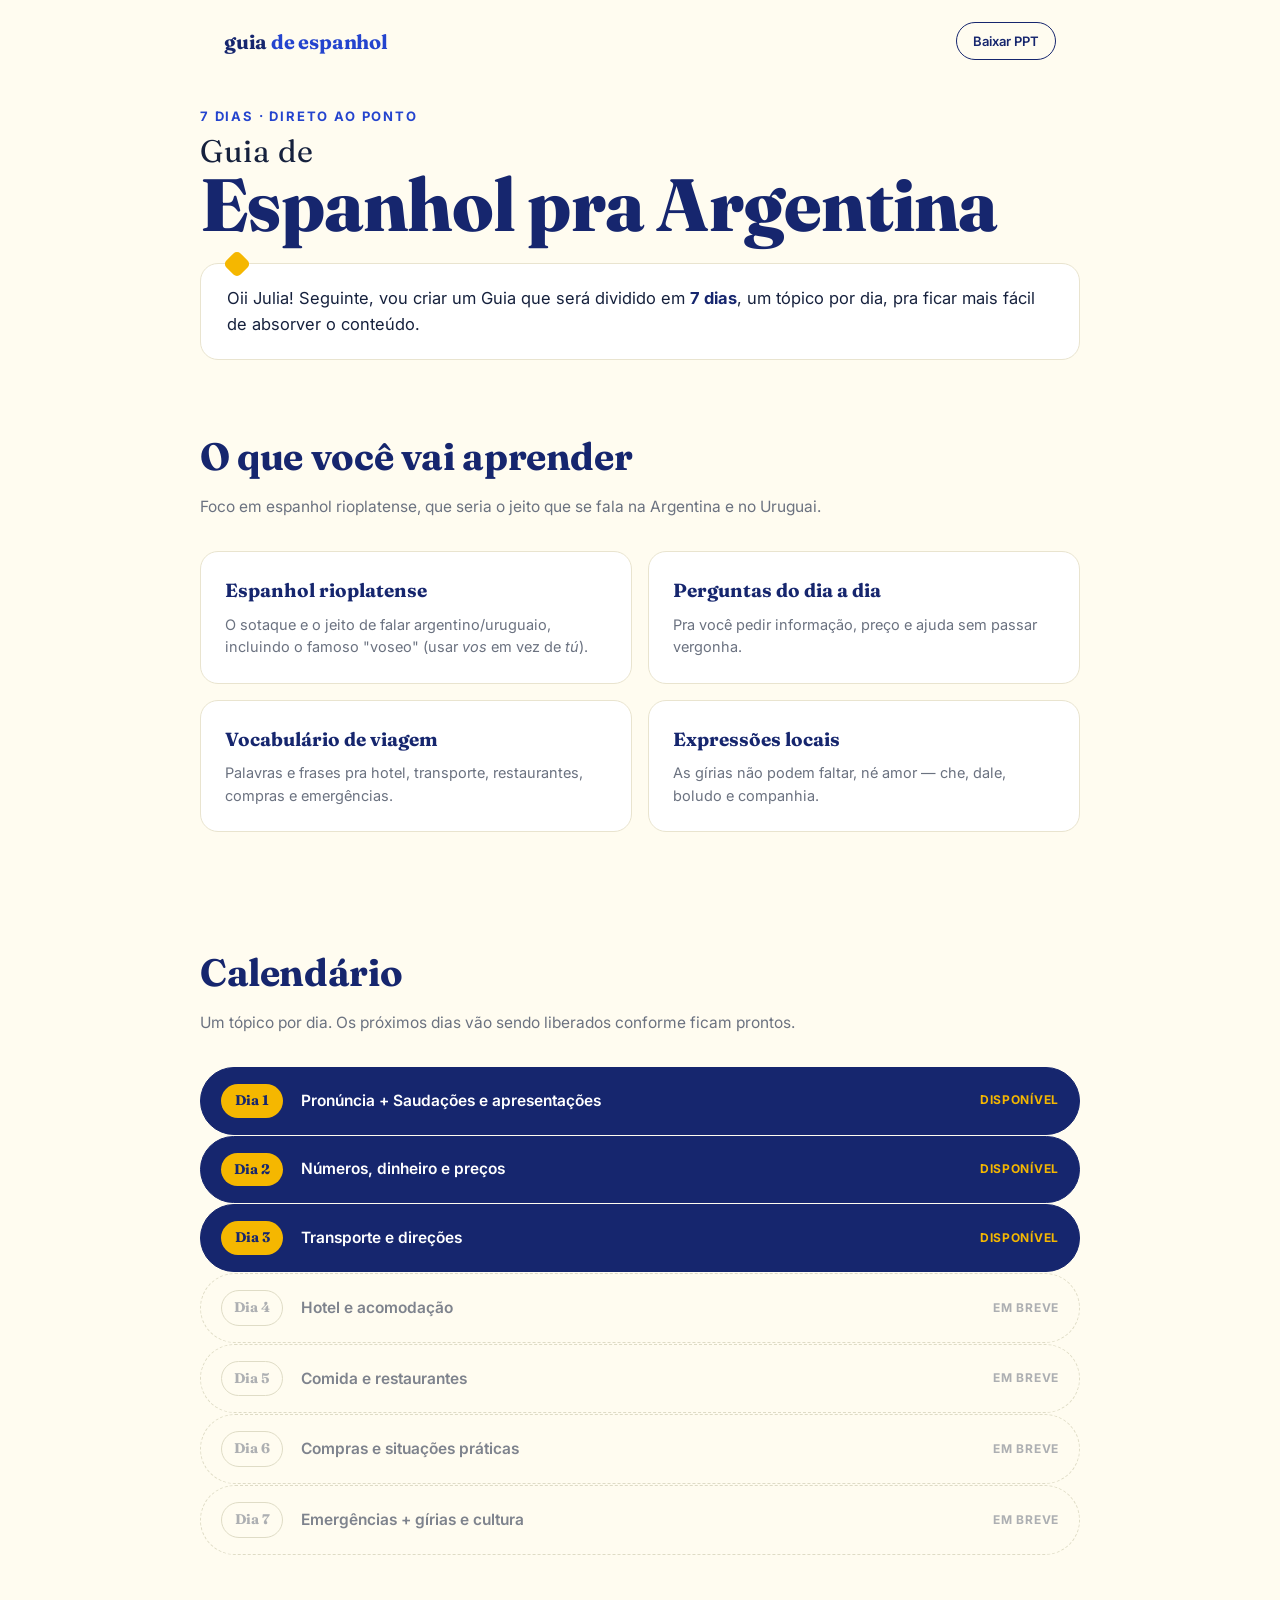
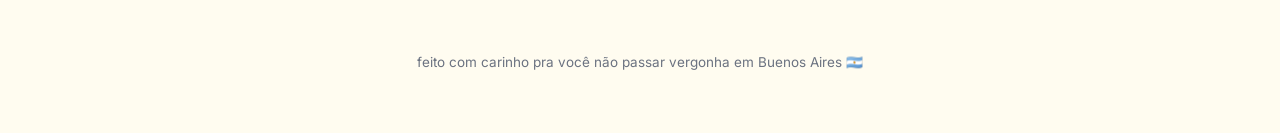
<file: index.html>
<!DOCTYPE html>
<html lang="pt-BR">
<head>
<meta charset="UTF-8">
<meta name="viewport" content="width=device-width, initial-scale=1.0">
<title>Guia de Espanhol — pra Julia não passar vergonha na Argentina</title>
<link rel="preconnect" href="https://fonts.googleapis.com">
<link rel="preconnect" href="https://fonts.gstatic.com" crossorigin>
<link href="https://fonts.googleapis.com/css2?family=Fraunces:ital,wght@0,400;0,700;0,800;1,600&family=Inter:wght@400;500;600;700&display=swap" rel="stylesheet">
<link rel="stylesheet" href="styles.css">
</head>
<body>

<nav class="nav">
  <a href="index.html" class="nav-logo">guia <span>de espanhol</span></a>
  <a href="assets/parte 1.pdf" class="nav-cta" download>Baixar PPT</a>
</nav>

<header class="wrap hero">
  <p class="eyebrow">7 dias · direto ao ponto</p>
  <h1><span class="thin">Guia de</span>Espanhol pra Argentina</h1>
  <div class="hero-note">
    Oii Julia! Seguinte, vou criar um Guia que será dividido em <b>7 dias</b>, um tópico por dia,
    pra ficar mais fácil de absorver o conteúdo.
  </div>
</header>

<section class="wrap section">
  <h2 class="section-title">O que você vai aprender</h2>
  <p class="section-sub">Foco em espanhol rioplatense, que seria o jeito que se fala na Argentina e no Uruguai.</p>
  <div class="learn-grid">
    <div class="learn-card">
      <h3>Espanhol rioplatense</h3>
      <p>O sotaque e o jeito de falar argentino/uruguaio, incluindo o famoso "voseo" (usar <em>vos</em> em vez de <em>tú</em>).</p>
    </div>
    <div class="learn-card">
      <h3>Perguntas do dia a dia</h3>
      <p>Pra você pedir informação, preço e ajuda sem passar vergonha.</p>
    </div>
    <div class="learn-card">
      <h3>Vocabulário de viagem</h3>
      <p>Palavras e frases pra hotel, transporte, restaurantes, compras e emergências.</p>
    </div>
    <div class="learn-card">
      <h3>Expressões locais</h3>
      <p>As gírias não podem faltar, né amor — che, dale, boludo e companhia.</p>
    </div>
  </div>
</section>

<section class="wrap section">
  <h2 class="section-title">Calendário</h2>
  <p class="section-sub">Um tópico por dia. Os próximos dias vão sendo liberados conforme ficam prontos.</p>
    <a class="cal-row active" href="dia-1.html">
      <span class="cal-day">Dia 1</span>
      <span class="cal-topic">Pronúncia + Saudações e apresentações</span>
      <span class="cal-tag">Disponível</span>
    </a>
    <a class="cal-row active" href="dia-2.html">
      <span class="cal-day">Dia 2</span>
      <span class="cal-topic">Números, dinheiro e preços</span>
      <span class="cal-tag">Disponível</span>
    </a>
     <a class="cal-row active" href="dia-3.html">
      <span class="cal-day">Dia 3</span>
      <span class="cal-topic">Transporte e direções</span>
      <span class="cal-tag">Disponível</span>
    </a>
    <div class="cal-row locked">
      <span class="cal-day">Dia 4</span>
      <span class="cal-topic">Hotel e acomodação</span>
      <span class="cal-tag">Em breve</span>
    </div>
    <div class="cal-row locked">
      <span class="cal-day">Dia 5</span>
      <span class="cal-topic">Comida e restaurantes</span>
      <span class="cal-tag">Em breve</span>
    </div>
    <div class="cal-row locked">
      <span class="cal-day">Dia 6</span>
      <span class="cal-topic">Compras e situações práticas</span>
      <span class="cal-tag">Em breve</span>
    </div>
    <div class="cal-row locked">
      <span class="cal-day">Dia 7</span>
      <span class="cal-topic">Emergências + gírias e cultura</span>
      <span class="cal-tag">Em breve</span>
    </div>
  </div>
</section>


<footer class="footer wrap">
  feito com carinho pra você não passar vergonha em Buenos Aires 🇦🇷
</footer>

</body>
</html>
</file>
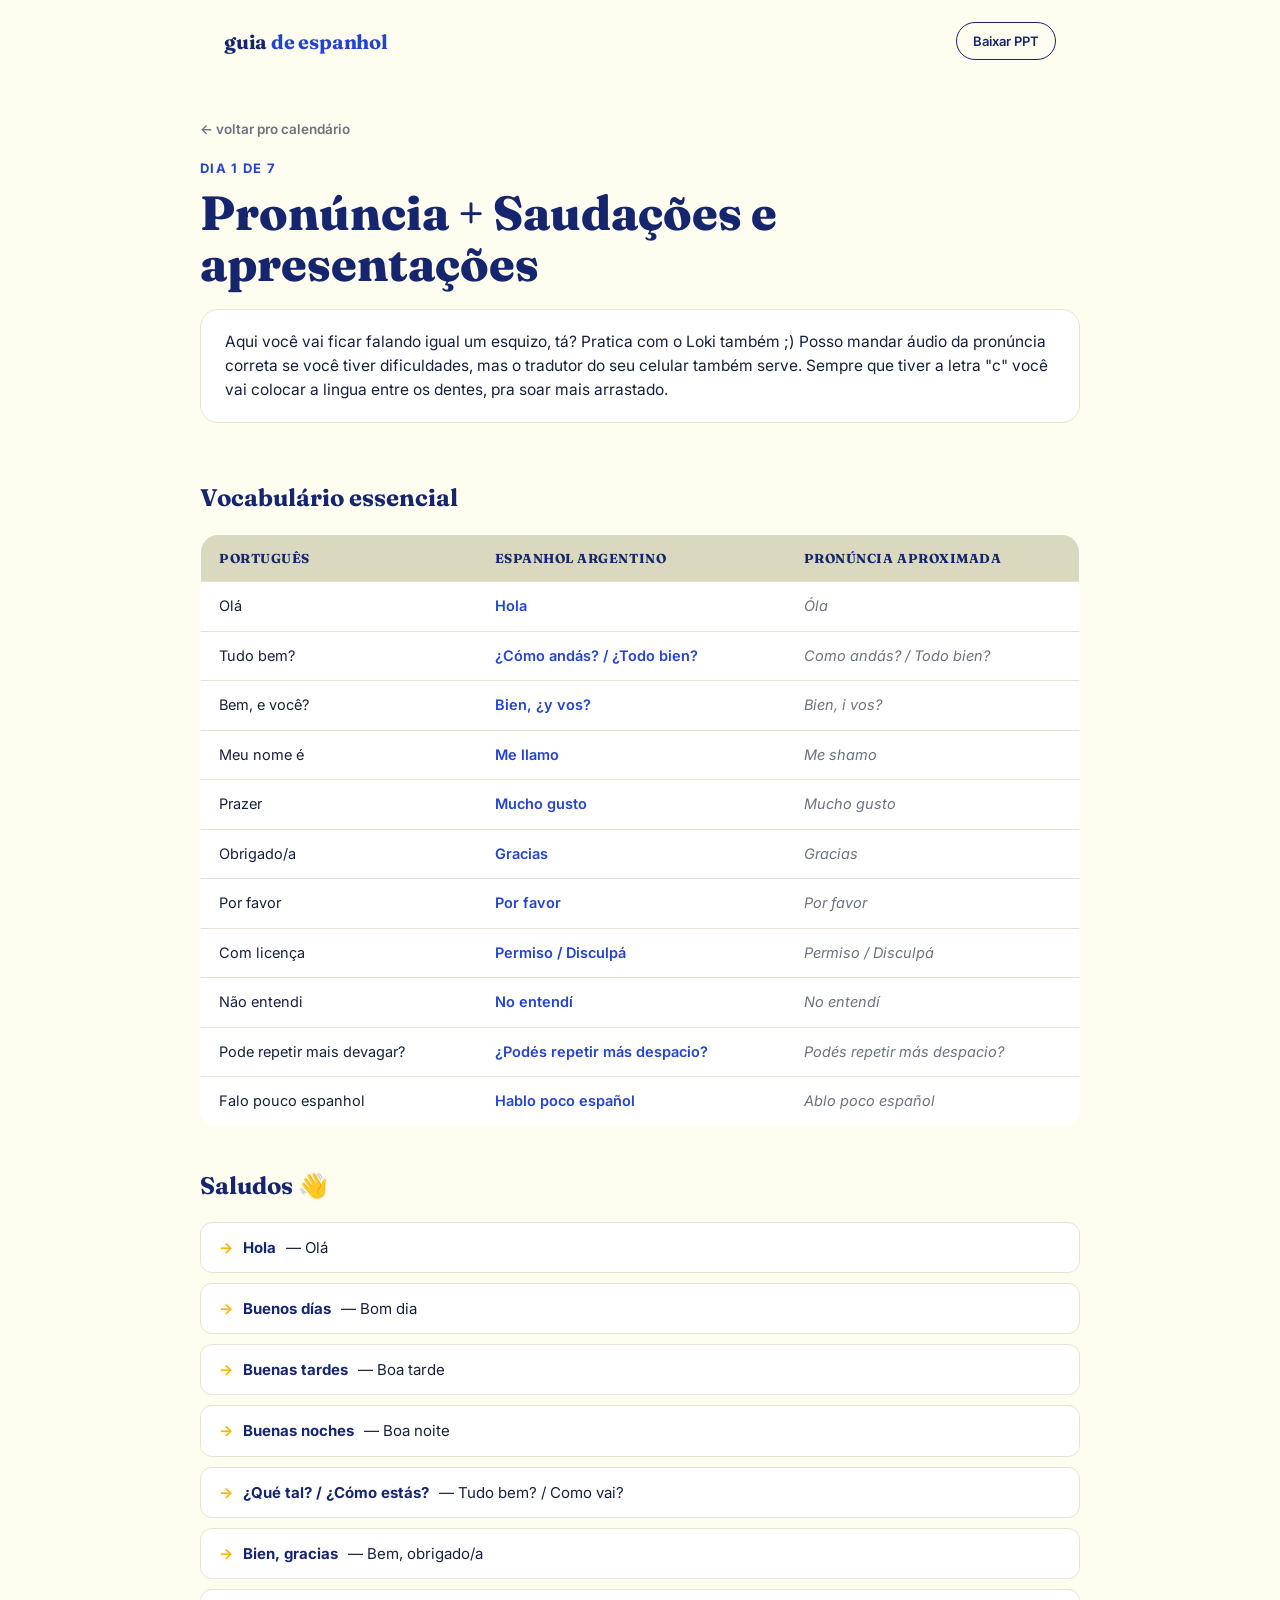
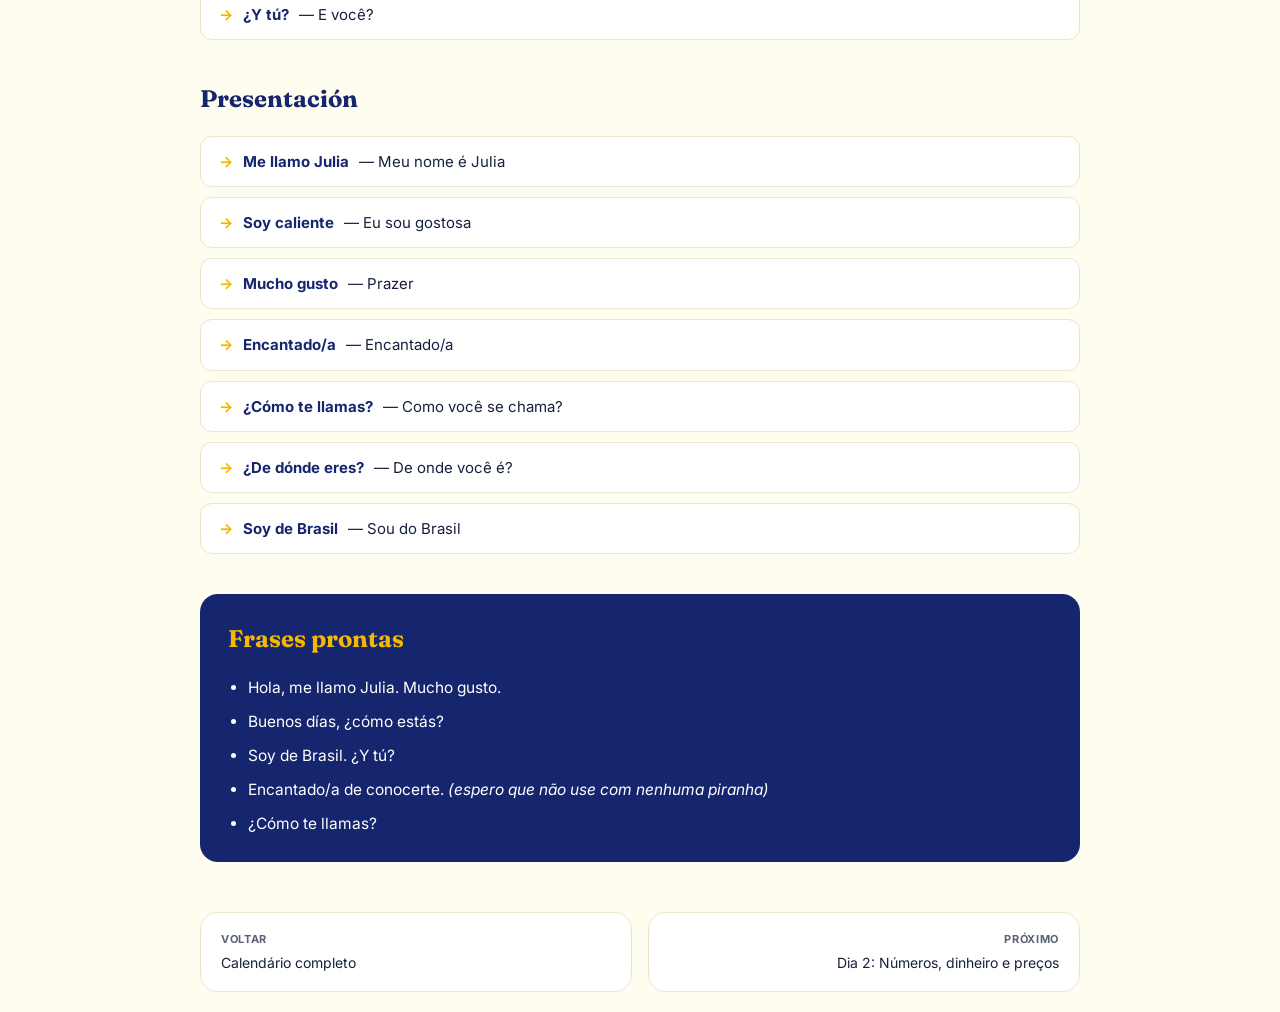
<file: dia-1.html>
<!DOCTYPE html>
<html lang="pt-BR">
<head>
<meta charset="UTF-8">
<meta name="viewport" content="width=device-width, initial-scale=1.0">
<title>Dia 1 — Pronúncia + Saudações | Guia de Espanhol</title>
<link rel="preconnect" href="https://fonts.googleapis.com">
<link rel="preconnect" href="https://fonts.gstatic.com" crossorigin>
<link href="https://fonts.googleapis.com/css2?family=Fraunces:ital,wght@0,400;0,700;0,800;1,600&family=Inter:wght@400;500;600;700&display=swap" rel="stylesheet">
<link rel="stylesheet" href="styles.css">
</head>
<body>

<nav class="nav">
  <a href="index.html" class="nav-logo">guia <span>de espanhol</span></a>
  <a href="assets/parte 1.pdf" class="nav-cta" download>Baixar PPT</a>
</nav>

<header class="wrap day-header">
  <a href="index.html" class="back-link">&larr; voltar pro calendário</a>
  <p class="day-eyebrow">Dia 1 de 7</p>
  <h1>Pronúncia + Saudações e apresentações</h1>
  <div class="day-intro">
    Aqui você vai ficar falando igual um esquizo, tá? Pratica com o Loki também ;)
    Posso mandar áudio da pronúncia correta se você tiver dificuldades, mas o
    tradutor do seu celular também serve. Sempre que tiver a letra "c" você vai colocar a lingua entre os dentes, pra soar mais arrastado.
  </div>
</header>

<section class="wrap block">
  <h2>Vocabulário essencial</h2>
  <table class="vocab">
    <thead>
      <tr><th>Português</th><th>Espanhol argentino</th><th>Pronúncia aproximada</th></tr>
    </thead>
    <tbody>
      <tr><td>Olá</td><td class="es">Hola</td><td class="pron">Óla</td></tr>
      <tr><td>Tudo bem?</td><td class="es">¿Cómo andás? / ¿Todo bien?</td><td class="pron">Como andás? / Todo bien?</td></tr>
      <tr><td>Bem, e você?</td><td class="es">Bien, ¿y vos?</td><td class="pron">Bien, i vos?</td></tr>
      <tr><td>Meu nome é</td><td class="es">Me llamo</td><td class="pron">Me shamo</td></tr>
      <tr><td>Prazer</td><td class="es">Mucho gusto</td><td class="pron">Mucho gusto</td></tr>
      <tr><td>Obrigado/a</td><td class="es">Gracias</td><td class="pron">Gracias</td></tr>
      <tr><td>Por favor</td><td class="es">Por favor</td><td class="pron">Por favor</td></tr>
      <tr><td>Com licença</td><td class="es">Permiso / Disculpá</td><td class="pron">Permiso / Disculpá</td></tr>
      <tr><td>Não entendi</td><td class="es">No entendí</td><td class="pron">No entendí</td></tr>
      <tr><td>Pode repetir mais devagar?</td><td class="es">¿Podés repetir más despacio?</td><td class="pron">Podés repetir más despacio?</td></tr>
      <tr><td>Falo pouco espanhol</td><td class="es">Hablo poco español</td><td class="pron">Ablo poco español</td></tr>
    </tbody>
  </table>
</section>

<section class="wrap block">
  <h2>Saludos 👋</h2>
  <ul class="phrase-list">
    <li><span class="arrow">→</span> <b>Hola</b> — Olá</li>
    <li><span class="arrow">→</span> <b>Buenos días</b> — Bom dia</li>
    <li><span class="arrow">→</span> <b>Buenas tardes</b> — Boa tarde</li>
    <li><span class="arrow">→</span> <b>Buenas noches</b> — Boa noite</li>
    <li><span class="arrow">→</span> <b>¿Qué tal? / ¿Cómo estás?</b> — Tudo bem? / Como vai?</li>
    <li><span class="arrow">→</span> <b>Bien, gracias</b> — Bem, obrigado/a</li>
    <li><span class="arrow">→</span> <b>¿Y tú?</b> — E você?</li>
  </ul>
</section>

<section class="wrap block">
  <h2>Presentación</h2>
  <ul class="phrase-list">
    <li><span class="arrow">→</span> <b>Me llamo Julia</b> — Meu nome é Julia</li>
    <li><span class="arrow">→</span> <b>Soy caliente</b> — Eu sou gostosa</li>
    <li><span class="arrow">→</span> <b>Mucho gusto</b> — Prazer</li>
    <li><span class="arrow">→</span> <b>Encantado/a</b> — Encantado/a</li>
    <li><span class="arrow">→</span> <b>¿Cómo te llamas?</b> — Como você se chama?</li>
    <li><span class="arrow">→</span> <b>¿De dónde eres?</b> — De onde você é?</li>
    <li><span class="arrow">→</span> <b>Soy de Brasil</b> — Sou do Brasil</li>
  </ul>
</section>

<section class="wrap block">
  <div class="callout">
    <h2>Frases prontas</h2>
    <ul>
      <li>Hola, me llamo Julia. Mucho gusto.</li>
      <li>Buenos días, ¿cómo estás?</li>
      <li>Soy de Brasil. ¿Y tú?</li>
      <li>Encantado/a de conocerte. <em>(espero que não use com nenhuma piranha)</em></li>
      <li>¿Cómo te llamas?</li>
    </ul>
  </div>
</section>

<nav class="wrap day-nav">
  <a class="prev" href="index.html"><small>Voltar</small>Calendário completo</a>
  <a class="next" href="dia-2.html"><small>Próximo</small>Dia 2: Números, dinheiro e preços</a>
</nav>

</body>
</html>
</file>
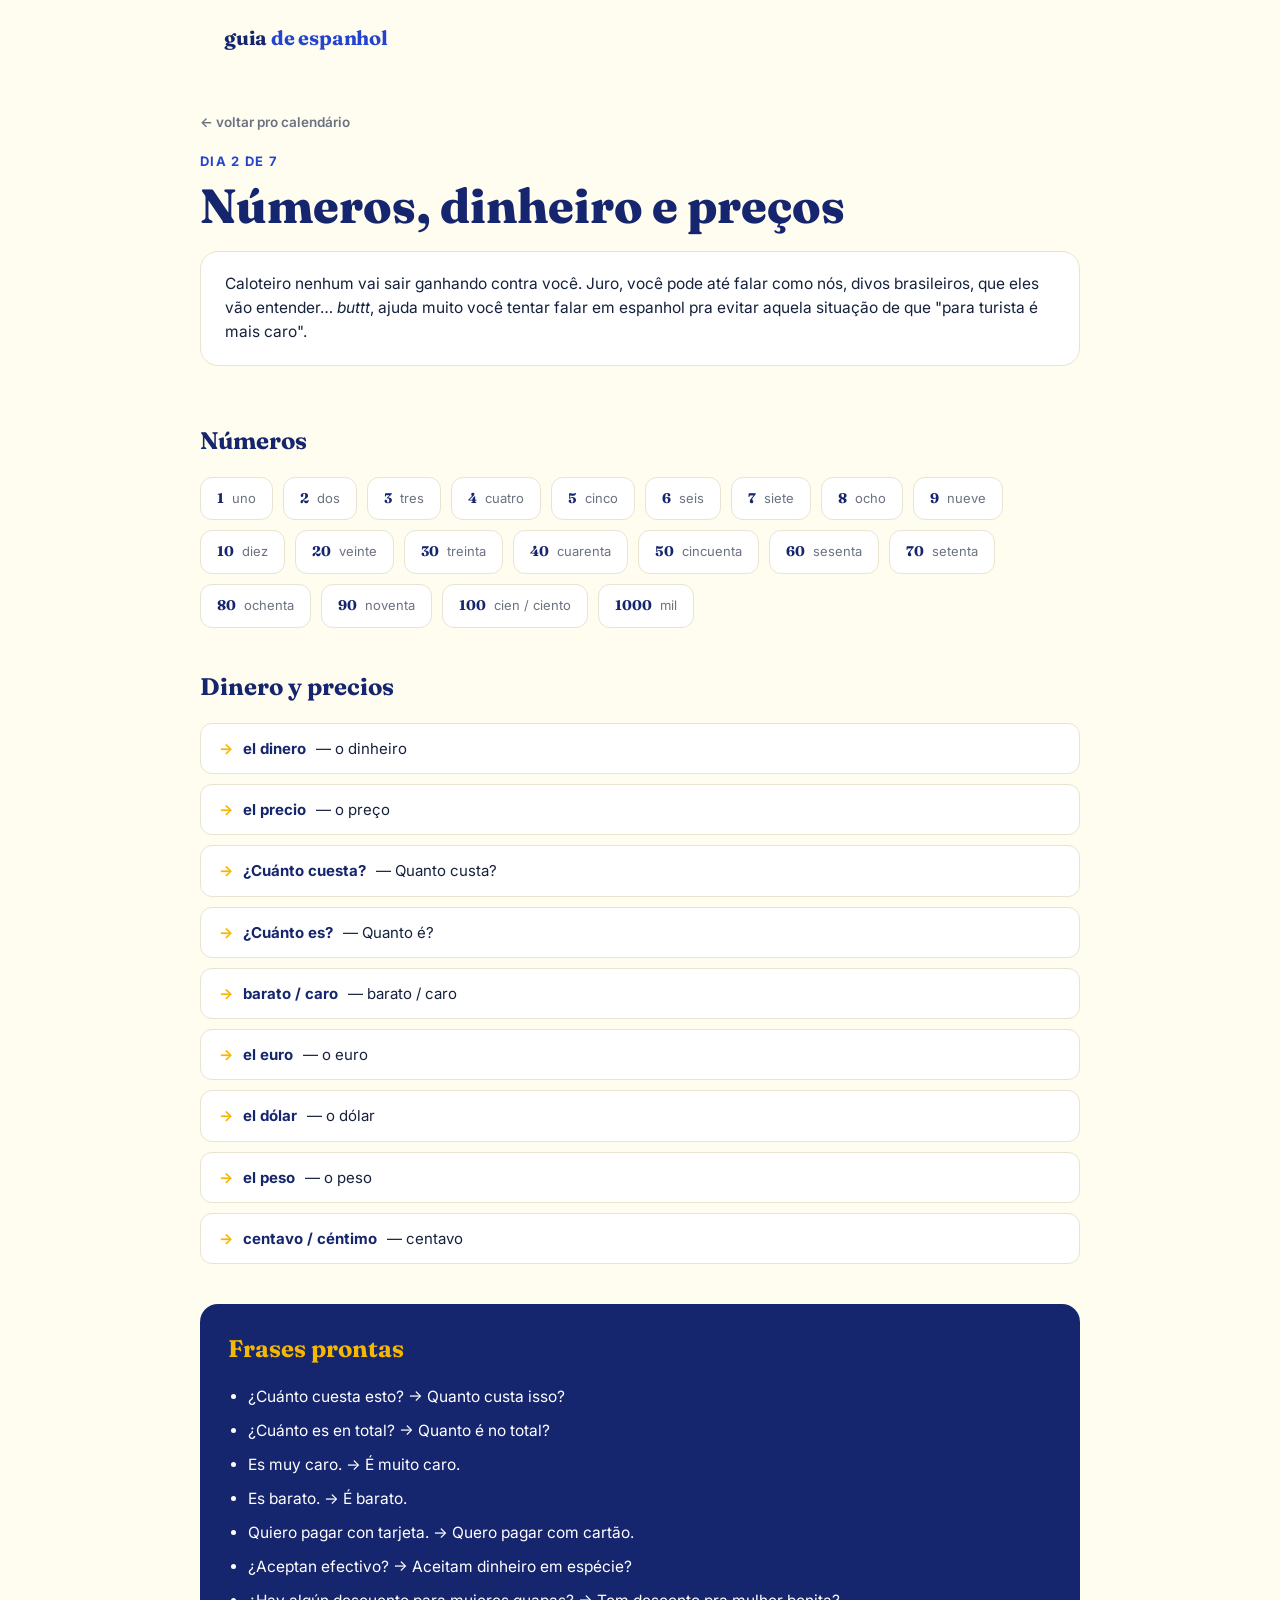
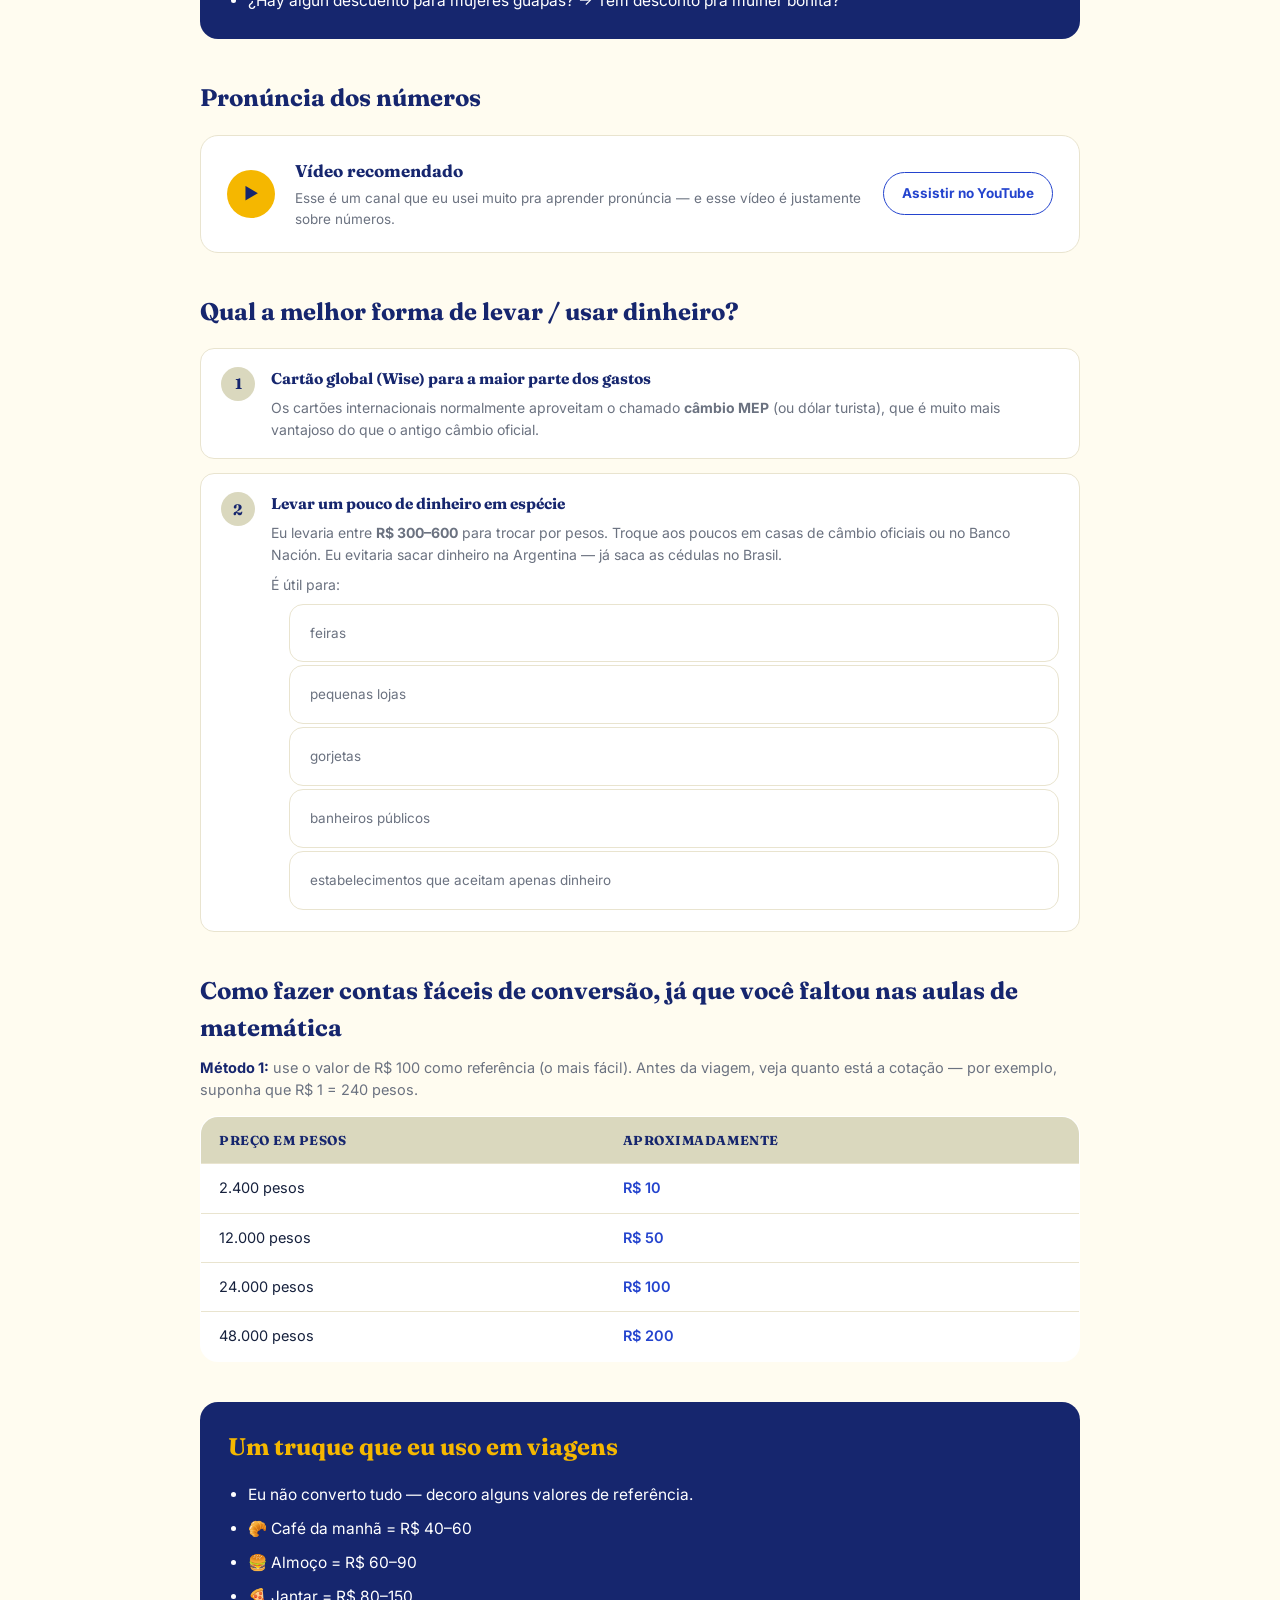
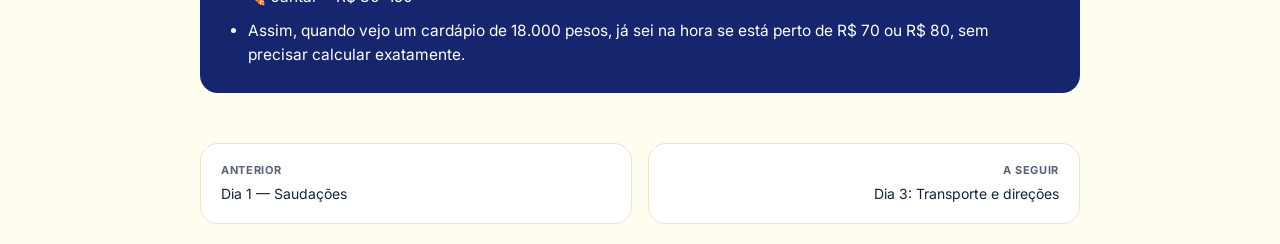
<file: dia-2.html>
<!DOCTYPE html>
<html lang="pt-BR">
<head>
<meta charset="UTF-8">
<meta name="viewport" content="width=device-width, initial-scale=1.0">
<title>Dia 2 — Números, dinheiro e preços | Guia de Espanhol</title>
<link rel="preconnect" href="https://fonts.googleapis.com">
<link rel="preconnect" href="https://fonts.gstatic.com" crossorigin>
<link href="https://fonts.googleapis.com/css2?family=Fraunces:ital,wght@0,400;0,700;0,800;1,600&family=Inter:wght@400;500;600;700&display=swap" rel="stylesheet">
<link rel="stylesheet" href="styles.css">
</head>
<body>

<nav class="nav">
  <a href="index.html" class="nav-logo">guia <span>de espanhol</span></a>
</nav>

<header class="wrap day-header">
  <a href="index.html" class="back-link">&larr; voltar pro calendário</a>
  <p class="day-eyebrow">Dia 2 de 7</p>
  <h1>Números, dinheiro e preços</h1>
  <div class="day-intro">
    Caloteiro nenhum vai sair ganhando contra você. Juro, você pode até falar
    como nós, divos brasileiros, que eles vão entender… <em>buttt</em>, ajuda
    muito você tentar falar em espanhol pra evitar aquela situação de que
    "para turista é mais caro".
  </div>
</header>

<section class="wrap block">
  <h2>Números</h2>
  <div class="num-grid">
    <div class="num-chip"><b>1</b><span>uno</span></div>
    <div class="num-chip"><b>2</b><span>dos</span></div>
    <div class="num-chip"><b>3</b><span>tres</span></div>
    <div class="num-chip"><b>4</b><span>cuatro</span></div>
    <div class="num-chip"><b>5</b><span>cinco</span></div>
    <div class="num-chip"><b>6</b><span>seis</span></div>
    <div class="num-chip"><b>7</b><span>siete</span></div>
    <div class="num-chip"><b>8</b><span>ocho</span></div>
    <div class="num-chip"><b>9</b><span>nueve</span></div>
    <div class="num-chip"><b>10</b><span>diez</span></div>
    <div class="num-chip"><b>20</b><span>veinte</span></div>
    <div class="num-chip"><b>30</b><span>treinta</span></div>
    <div class="num-chip"><b>40</b><span>cuarenta</span></div>
    <div class="num-chip"><b>50</b><span>cincuenta</span></div>
    <div class="num-chip"><b>60</b><span>sesenta</span></div>
    <div class="num-chip"><b>70</b><span>setenta</span></div>
    <div class="num-chip"><b>80</b><span>ochenta</span></div>
    <div class="num-chip"><b>90</b><span>noventa</span></div>
    <div class="num-chip"><b>100</b><span>cien / ciento</span></div>
    <div class="num-chip"><b>1000</b><span>mil</span></div>
  </div>
</section>

<section class="wrap block">
  <h2>Dinero y precios</h2>
  <ul class="phrase-list">
    <li><span class="arrow">→</span> <b>el dinero</b> — o dinheiro</li>
    <li><span class="arrow">→</span> <b>el precio</b> — o preço</li>
    <li><span class="arrow">→</span> <b>¿Cuánto cuesta?</b> — Quanto custa?</li>
    <li><span class="arrow">→</span> <b>¿Cuánto es?</b> — Quanto é?</li>
    <li><span class="arrow">→</span> <b>barato / caro</b> — barato / caro</li>
    <li><span class="arrow">→</span> <b>el euro</b> — o euro</li>
    <li><span class="arrow">→</span> <b>el dólar</b> — o dólar</li>
    <li><span class="arrow">→</span> <b>el peso</b> — o peso</li>
    <li><span class="arrow">→</span> <b>centavo / céntimo</b> — centavo</li>
  </ul>
</section>

<section class="wrap block">
  <div class="callout">
    <h2>Frases prontas</h2>
    <ul>
      <li>¿Cuánto cuesta esto? → Quanto custa isso?</li>
      <li>¿Cuánto es en total? → Quanto é no total?</li>
      <li>Es muy caro. → É muito caro.</li>
      <li>Es barato. → É barato.</li>
      <li>Quiero pagar con tarjeta. → Quero pagar com cartão.</li>
      <li>¿Aceptan efectivo? → Aceitam dinheiro em espécie?</li>
      <li>¿Hay algún descuento para mujeres guapas? → Tem desconto pra mulher bonita?</li>
    </ul>
  </div>
</section>

<section class="wrap block">
  <h2>Pronúncia dos números</h2>
  <div class="video-card">
    <div class="video-icon">▶</div>
    <div class="video-body">
      <h3>Vídeo recomendado</h3>
      <p>Esse é um canal que eu usei muito pra aprender pronúncia — e esse vídeo é justamente sobre números.</p>
    </div>
    <a class="video-link" href="https://youtu.be/1OEpu356QZw?si=GLf8G-wQBa8ZgWUD" target="_blank" rel="noopener">Assistir no YouTube</a>
  </div>
</section>

<section class="wrap block">
  <h2>Qual a melhor forma de levar / usar dinheiro?</h2>
  <ul class="tip-list">
    <li>
      <span class="tip-num">1</span>
      <div class="tip-body">
        <h4>Cartão global (Wise) para a maior parte dos gastos</h4>
        <p>Os cartões internacionais normalmente aproveitam o chamado <b>câmbio MEP</b> (ou dólar turista), que é muito mais vantajoso do que o antigo câmbio oficial.</p>
      </div>
    </li>
    <li>
      <span class="tip-num">2</span>
      <div class="tip-body">
        <h4>Levar um pouco de dinheiro em espécie</h4>
        <p>Eu levaria entre <b>R$ 300–600</b> para trocar por pesos. Troque aos poucos em casas de câmbio oficiais ou no Banco Nación. Eu evitaria sacar dinheiro na Argentina — já saca as cédulas no Brasil.</p>
        <p>É útil para:</p>
        <ul>
          <li>feiras</li>
          <li>pequenas lojas</li>
          <li>gorjetas</li>
          <li>banheiros públicos</li>
          <li>estabelecimentos que aceitam apenas dinheiro</li>
        </ul>
      </div>
    </li>
  </ul>
</section>

<section class="wrap block">
  <h2>Como fazer contas fáceis de conversão, já que você faltou nas aulas de matemática</h2>
  <p style="color:var(--muted); font-size:14.5px; margin-top:-8px;">
    <b style="color:var(--navy-dark);">Método 1:</b> use o valor de R$ 100 como referência (o mais fácil). Antes da viagem, veja quanto está a cotação — por exemplo, suponha que R$ 1 = 240 pesos.
  </p>
  <table class="vocab">
    <thead><tr><th>Preço em pesos</th><th>Aproximadamente</th></tr></thead>
    <tbody>
      <tr><td>2.400 pesos</td><td class="es">R$ 10</td></tr>
      <tr><td>12.000 pesos</td><td class="es">R$ 50</td></tr>
      <tr><td>24.000 pesos</td><td class="es">R$ 100</td></tr>
      <tr><td>48.000 pesos</td><td class="es">R$ 200</td></tr>
    </tbody>
  </table>
</section>

<section class="wrap block">
  <div class="callout">
    <h2>Um truque que eu uso em viagens</h2>
    <ul>
      <li>Eu não converto tudo — decoro alguns valores de referência.</li>
      <li>🥐 Café da manhã = R$ 40–60</li>
      <li>🍔 Almoço = R$ 60–90</li>
      <li>🍕 Jantar = R$ 80–150</li>
      <li>Assim, quando vejo um cardápio de 18.000 pesos, já sei na hora se está perto de R$ 70 ou R$ 80, sem precisar calcular exatamente.</li>
    </ul>
  </div>
</section>

<nav class="wrap day-nav">
  <a class="prev" href="dia-1.html"><small>Anterior</small>Dia 1 — Saudações</a>
  <a class="next" href="dia-3.html"><small>A seguir</small>Dia 3: Transporte e direções</a>
</nav>

</body>
</html>
</file>
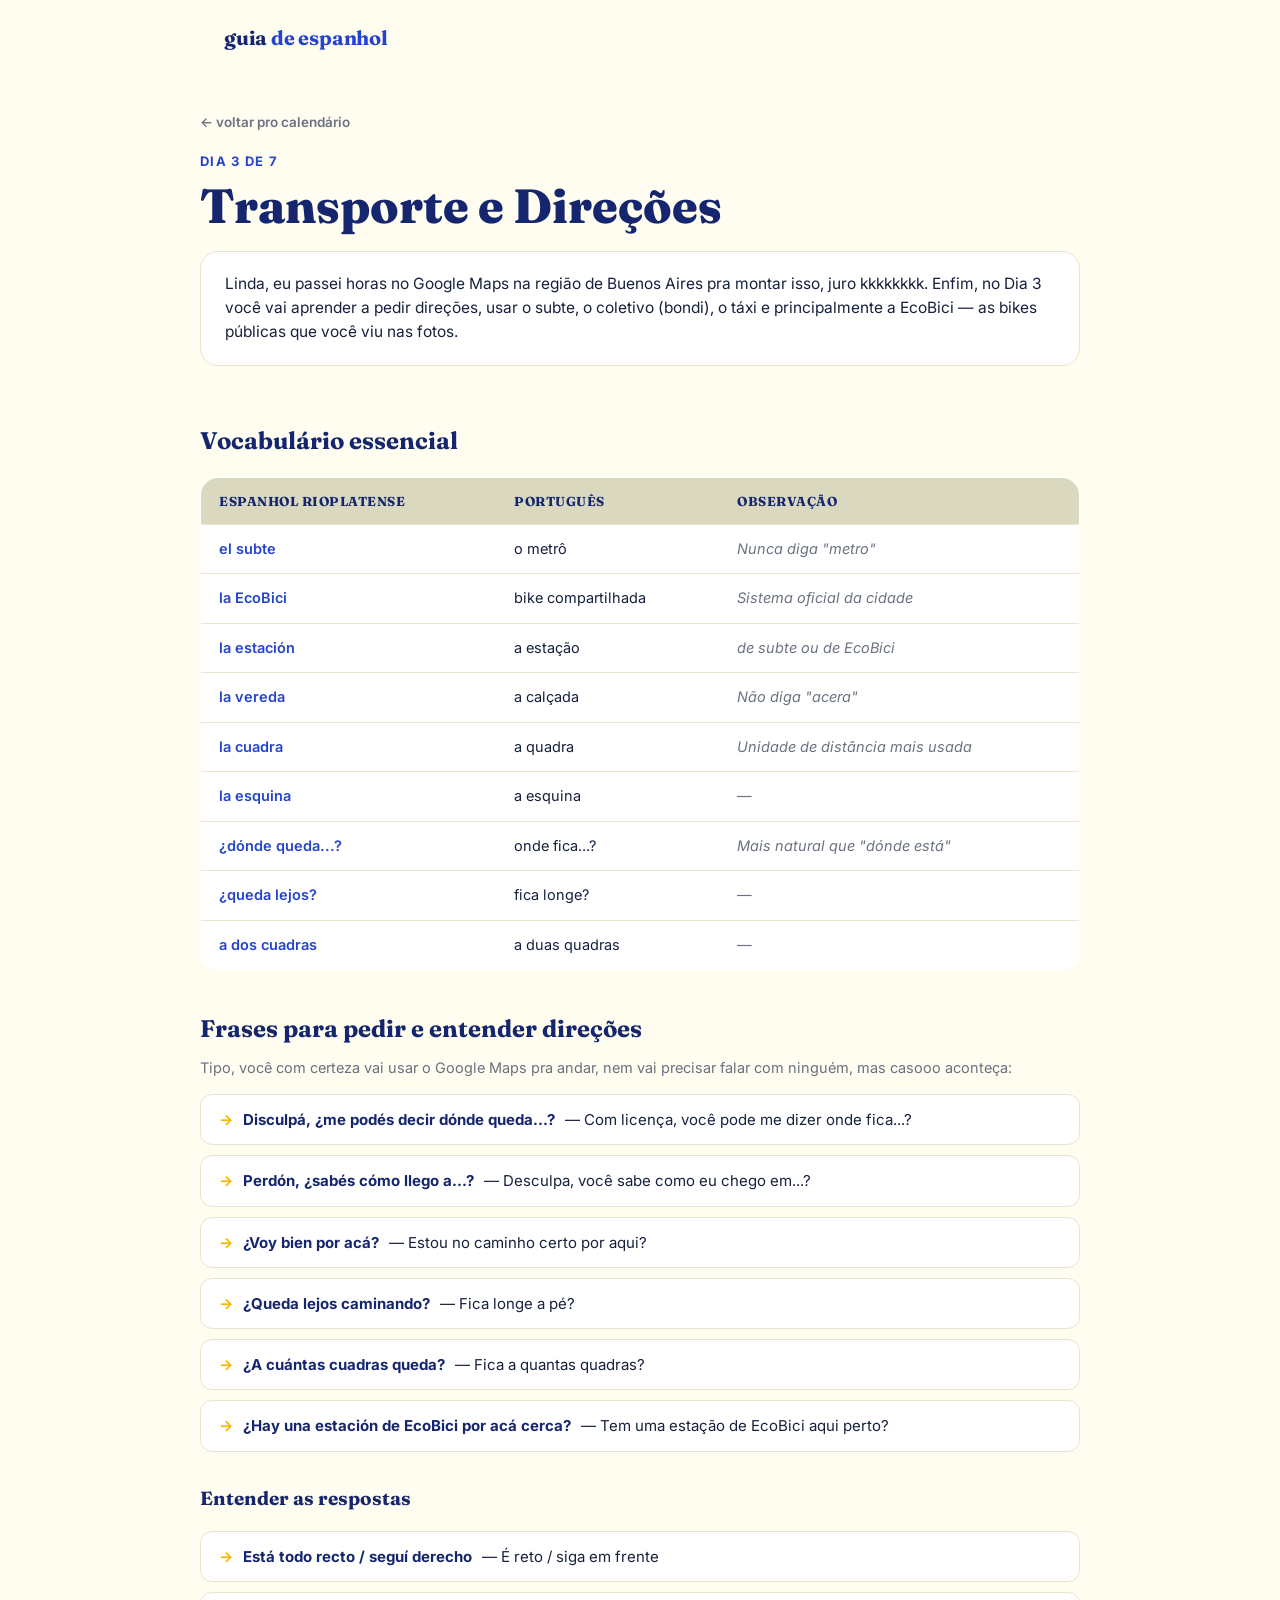
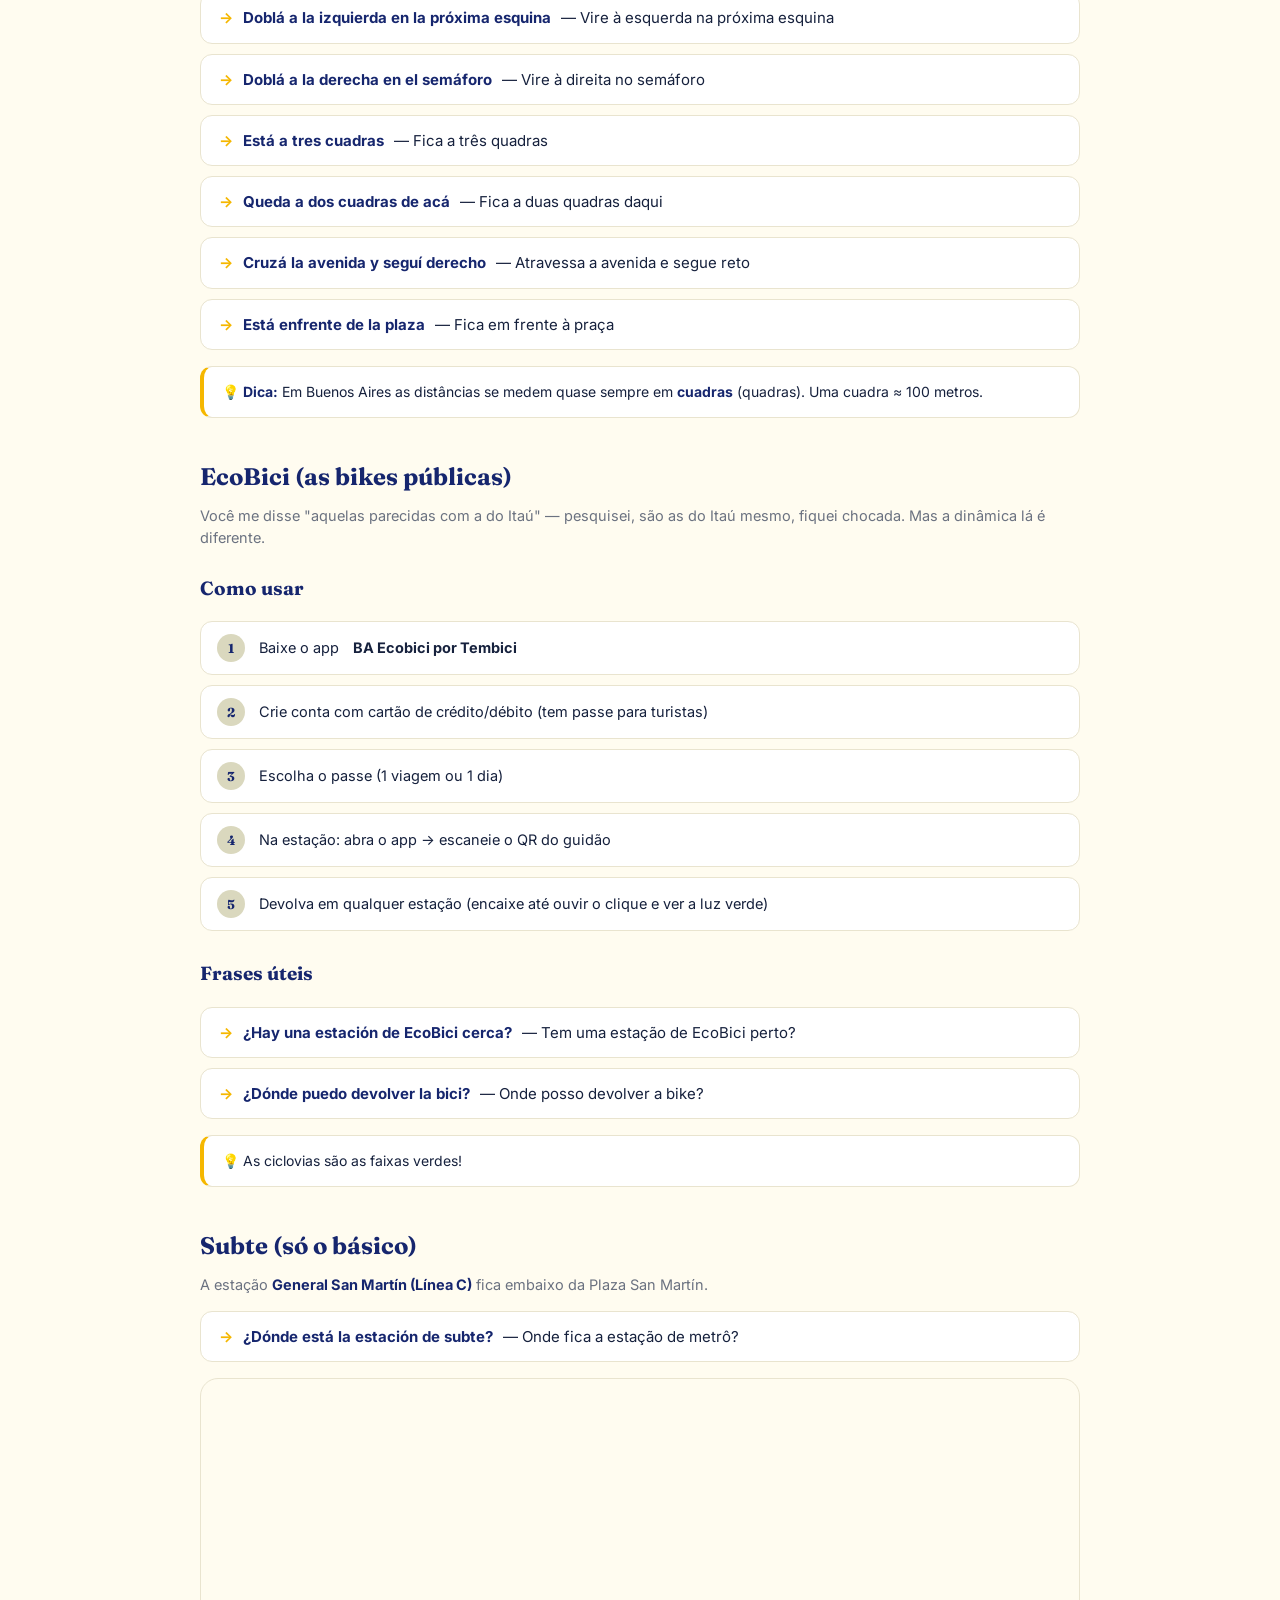
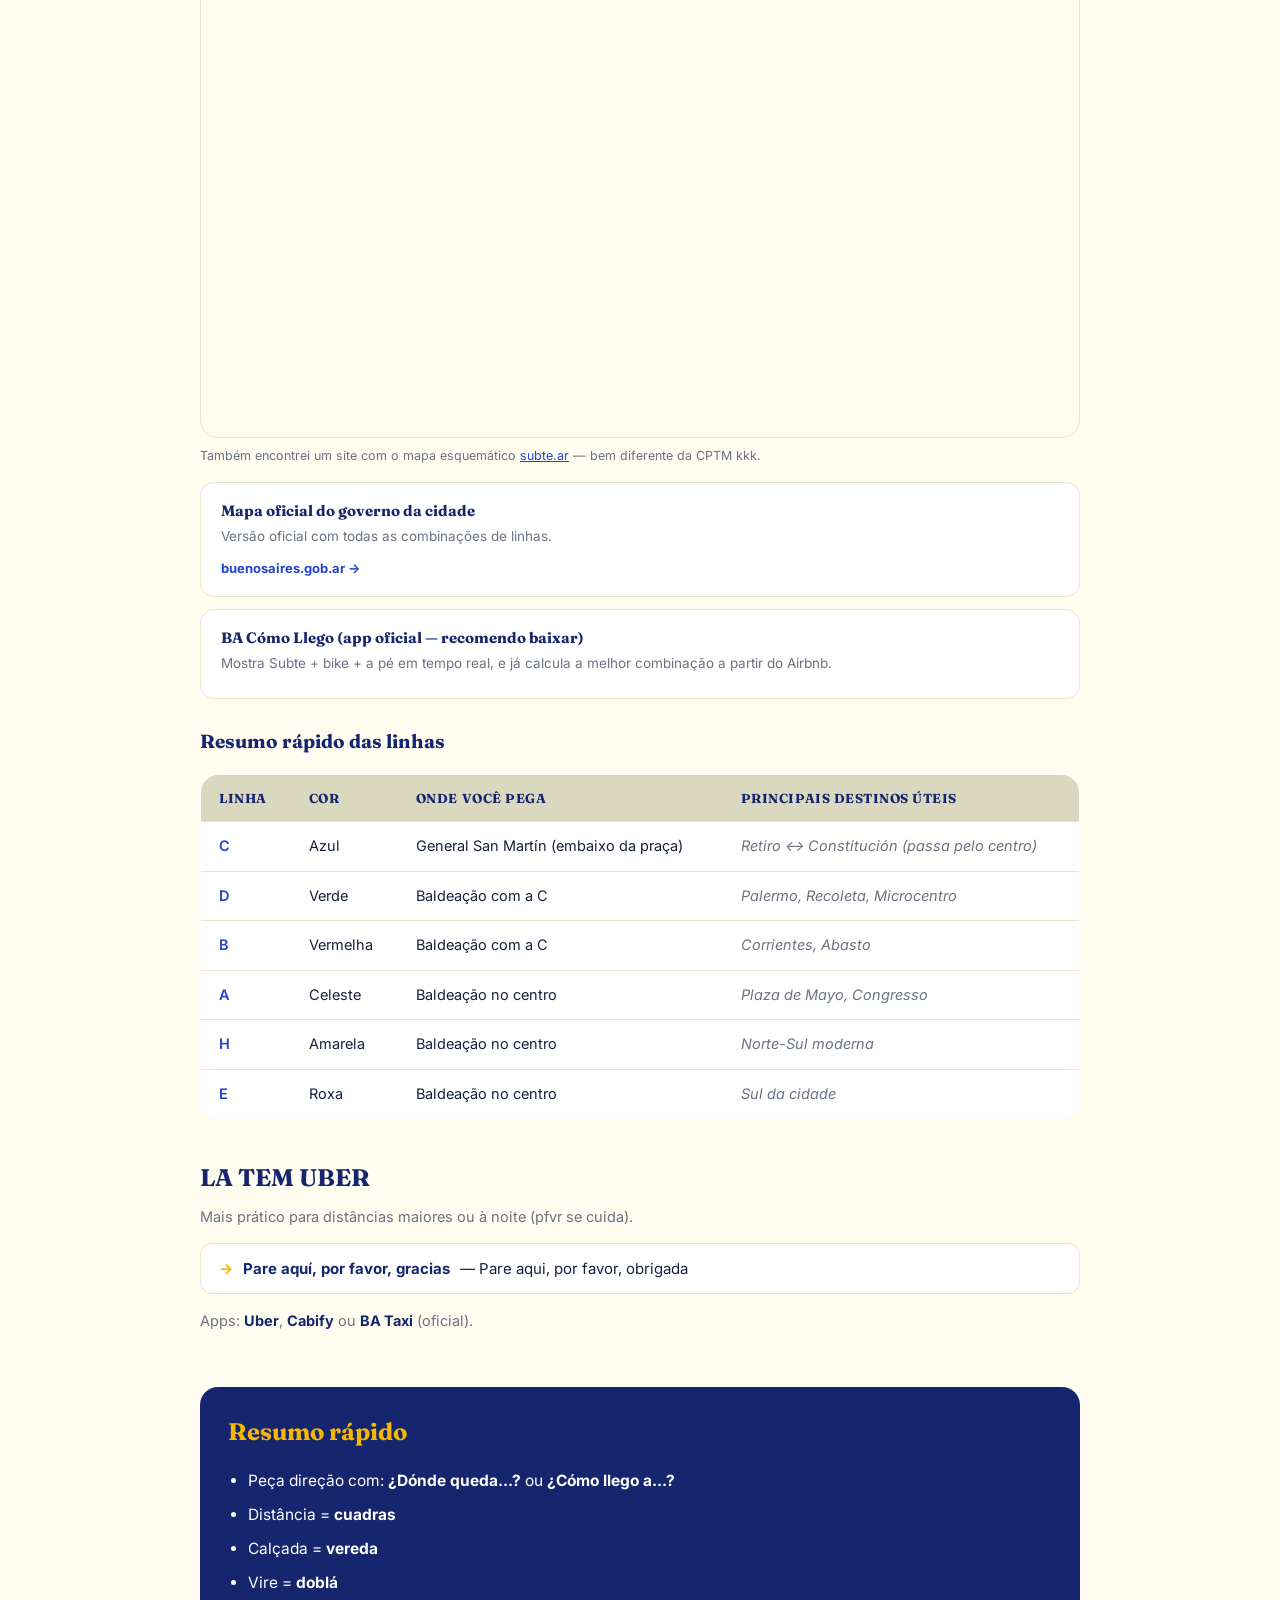
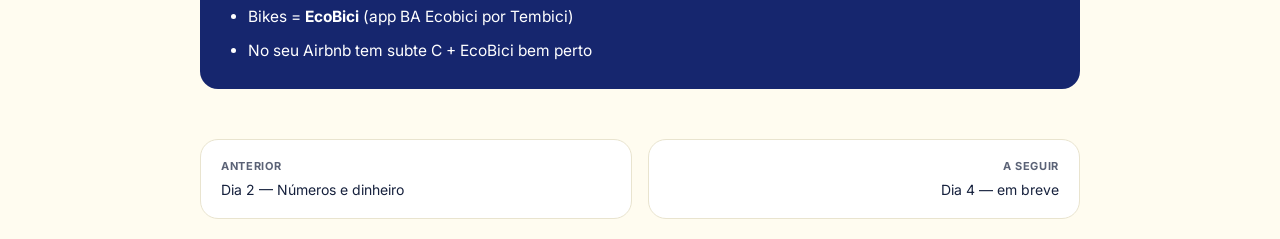
<file: dia-3.html>
<!DOCTYPE html>
<html lang="pt-BR">
<head>
<meta charset="UTF-8">
<meta name="viewport" content="width=device-width, initial-scale=1.0">
<title>Dia 3 — Transporte e Direções | Guia de Espanhol</title>
<link rel="preconnect" href="https://fonts.googleapis.com">
<link rel="preconnect" href="https://fonts.gstatic.com" crossorigin>
<link href="https://fonts.googleapis.com/css2?family=Fraunces:ital,wght@0,400;0,700;0,800;1,600&family=Inter:wght@400;500;600;700&display=swap" rel="stylesheet">
<link rel="stylesheet" href="styles.css">
</head>
<body>

<nav class="nav">
  <a href="index.html" class="nav-logo">guia <span>de espanhol</span></a>
</nav>

<header class="wrap day-header">
  <a href="index.html" class="back-link">&larr; voltar pro calendário</a>
  <p class="day-eyebrow">Dia 3 de 7</p>
  <h1>Transporte e Direções</h1>
  <div class="day-intro">
    Linda, eu passei horas no Google Maps na região de Buenos Aires pra montar isso, juro kkkkkkkk.
    Enfim, no Dia 3 você vai aprender a pedir direções, usar o subte, o coletivo (bondi), o táxi e
    principalmente a EcoBici — as bikes públicas que você viu nas fotos.
  </div>
</header>

<section class="wrap block">
  <h2>Vocabulário essencial</h2>
  <table class="vocab">
    <thead>
      <tr><th>Espanhol Rioplatense</th><th>Português</th><th>Observação</th></tr>
    </thead>
    <tbody>
      <tr><td class="es">el subte</td><td>o metrô</td><td class="pron">Nunca diga "metro"</td></tr>
      <tr><td class="es">la EcoBici</td><td>bike compartilhada</td><td class="pron">Sistema oficial da cidade</td></tr>
      <tr><td class="es">la estación</td><td>a estação</td><td class="pron">de subte ou de EcoBici</td></tr>
      <tr><td class="es">la vereda</td><td>a calçada</td><td class="pron">Não diga "acera"</td></tr>
      <tr><td class="es">la cuadra</td><td>a quadra</td><td class="pron">Unidade de distância mais usada</td></tr>
      <tr><td class="es">la esquina</td><td>a esquina</td><td class="pron">—</td></tr>
      <tr><td class="es">¿dónde queda...?</td><td>onde fica...?</td><td class="pron">Mais natural que "dónde está"</td></tr>
      <tr><td class="es">¿queda lejos?</td><td>fica longe?</td><td class="pron">—</td></tr>
      <tr><td class="es">a dos cuadras</td><td>a duas quadras</td><td class="pron">—</td></tr>
    </tbody>
  </table>
</section>

<section class="wrap block">
  <h2>Frases para pedir e entender direções</h2>
  <p style="color:var(--muted); font-size:14.5px; margin-top:-8px;">
    Tipo, você com certeza vai usar o Google Maps pra andar, nem vai precisar falar com ninguém,
    mas casooo aconteça:
  </p>
  <ul class="phrase-list">
    <li><span class="arrow">→</span> <b>Disculpá, ¿me podés decir dónde queda...?</b> — Com licença, você pode me dizer onde fica...?</li>
    <li><span class="arrow">→</span> <b>Perdón, ¿sabés cómo llego a...?</b> — Desculpa, você sabe como eu chego em...?</li>
    <li><span class="arrow">→</span> <b>¿Voy bien por acá?</b> — Estou no caminho certo por aqui?</li>
    <li><span class="arrow">→</span> <b>¿Queda lejos caminando?</b> — Fica longe a pé?</li>
    <li><span class="arrow">→</span> <b>¿A cuántas cuadras queda?</b> — Fica a quantas quadras?</li>
    <li><span class="arrow">→</span> <b>¿Hay una estación de EcoBici por acá cerca?</b> — Tem uma estação de EcoBici aqui perto?</li>
  </ul>

  <h2 style="font-size:19px; margin-top:32px;">Entender as respostas</h2>
  <ul class="phrase-list">
    <li><span class="arrow">→</span> <b>Está todo recto / seguí derecho</b> — É reto / siga em frente</li>
    <li><span class="arrow">→</span> <b>Doblá a la izquierda en la próxima esquina</b> — Vire à esquerda na próxima esquina</li>
    <li><span class="arrow">→</span> <b>Doblá a la derecha en el semáforo</b> — Vire à direita no semáforo</li>
    <li><span class="arrow">→</span> <b>Está a tres cuadras</b> — Fica a três quadras</li>
    <li><span class="arrow">→</span> <b>Queda a dos cuadras de acá</b> — Fica a duas quadras daqui</li>
    <li><span class="arrow">→</span> <b>Cruzá la avenida y seguí derecho</b> — Atravessa a avenida e segue reto</li>
    <li><span class="arrow">→</span> <b>Está enfrente de la plaza</b> — Fica em frente à praça</li>
  </ul>

  <div class="mini-note" style="margin-top:16px;">
    💡 <b>Dica:</b> Em Buenos Aires as distâncias se medem quase sempre em <b>cuadras</b> (quadras). Uma cuadra ≈ 100 metros.
  </div>
</section>

<section class="wrap block">
  <h2>EcoBici (as bikes públicas)</h2>
  <p style="color:var(--muted); font-size:14.5px; margin-top:-8px;">
    Você me disse "aquelas parecidas com a do Itaú" — pesquisei, são as do Itaú mesmo, fiquei chocada.
    Mas a dinâmica lá é diferente.
  </p>

  <h2 style="font-size:19px; margin-top:24px;">Como usar</h2>
  <ol class="steps">
    <li>Baixe o app <b>BA Ecobici por Tembici</b></li>
    <li>Crie conta com cartão de crédito/débito (tem passe para turistas)</li>
    <li>Escolha o passe (1 viagem ou 1 dia)</li>
    <li>Na estação: abra o app → escaneie o QR do guidão</li>
    <li>Devolva em qualquer estação (encaixe até ouvir o clique e ver a luz verde)</li>
  </ol>

  <h2 style="font-size:19px; margin-top:28px;">Frases úteis</h2>
  <ul class="phrase-list">
    <li><span class="arrow">→</span> <b>¿Hay una estación de EcoBici cerca?</b> — Tem uma estação de EcoBici perto?</li>
    <li><span class="arrow">→</span> <b>¿Dónde puedo devolver la bici?</b> — Onde posso devolver a bike?</li>
  </ul>

  <div class="mini-note" style="margin-top:16px;">
    💡 As ciclovias são as faixas verdes!
  </div>
</section>

<section class="wrap block">
  <h2>Subte (só o básico)</h2>
  <p style="color:var(--muted); font-size:14.5px; margin-top:-8px;">
    A estação <b style="color:var(--navy-dark);">General San Martín (Línea C)</b> fica embaixo da Plaza San Martín.
  </p>
  <ul class="phrase-list">
    <li><span class="arrow">→</span> <b>¿Dónde está la estación de subte?</b> — Onde fica a estação de metrô?</li>
  </ul>

  <div class="map-embed" style="margin-top:16px;">
    <iframe src="https://www.google.com/maps/d/u/0/embed?mid=1Y9LWOKJ-_3yA9PkpQwrHyR27VXXIt2U&amp;ehbc=2E312F&amp;noprof=1" loading="lazy" title="Mapa interativo do Subte de Buenos Aires"></iframe>
  </div>
  <p style="color:var(--muted); font-size:12.5px; margin-top:8px;">
    Também encontrei um site com o mapa esquemático <a href="https://subte.ar/mapas/" target="_blank" rel="noopener">subte.ar</a> — bem diferente da CPTM kkk.
  </p>

  <ul class="resource-list" style="margin-top:16px;">
    <li>
      <h4>Mapa oficial do governo da cidade</h4>
      <p>Versão oficial com todas as combinações de linhas.</p>
      <a href="http://buenosaires.gob.ar/subte/mapa-del-subte-y-combinaciones" target="_blank" rel="noopener">buenosaires.gob.ar →</a>
    </li>
    <li>
      <h4>BA Cómo Llego (app oficial — recomendo baixar)</h4>
      <p>Mostra Subte + bike + a pé em tempo real, e já calcula a melhor combinação a partir do Airbnb.</p>
    </li>
  </ul>

  <h2 style="font-size:19px; margin-top:28px;">Resumo rápido das linhas</h2>
  <table class="vocab">
    <thead>
      <tr><th>Linha</th><th>Cor</th><th>Onde você pega</th><th>Principais destinos úteis</th></tr>
    </thead>
    <tbody>
      <tr><td class="es">C</td><td>Azul</td><td>General San Martín (embaixo da praça)</td><td class="pron">Retiro ↔ Constitución (passa pelo centro)</td></tr>
      <tr><td class="es">D</td><td>Verde</td><td>Baldeação com a C</td><td class="pron">Palermo, Recoleta, Microcentro</td></tr>
      <tr><td class="es">B</td><td>Vermelha</td><td>Baldeação com a C</td><td class="pron">Corrientes, Abasto</td></tr>
      <tr><td class="es">A</td><td>Celeste</td><td>Baldeação no centro</td><td class="pron">Plaza de Mayo, Congresso</td></tr>
      <tr><td class="es">H</td><td>Amarela</td><td>Baldeação no centro</td><td class="pron">Norte-Sul moderna</td></tr>
      <tr><td class="es">E</td><td>Roxa</td><td>Baldeação no centro</td><td class="pron">Sul da cidade</td></tr>
    </tbody>
  </table>
</section>

<section class="wrap block">
  <h2>LA TEM UBER</h2>
  <p style="color:var(--muted); font-size:14.5px; margin-top:-8px;">
    Mais prático para distâncias maiores ou à noite (pfvr se cuida).
  </p>
  <ul class="phrase-list">
    <li><span class="arrow">→</span> <b>Pare aquí, por favor, gracias</b> — Pare aqui, por favor, obrigada</li>
  </ul>
  <p style="color:var(--muted); font-size:14.5px; margin-top:16px;">
    Apps: <b style="color:var(--navy-dark);">Uber</b>, <b style="color:var(--navy-dark);">Cabify</b> ou <b style="color:var(--navy-dark);">BA Taxi</b> (oficial).
  </p>
</section>

<section class="wrap block">
  <div class="callout">
    <h2>Resumo rápido</h2>
    <ul>
      <li>Peça direção com: <b>¿Dónde queda...?</b> ou <b>¿Cómo llego a...?</b></li>
      <li>Distância = <b>cuadras</b></li>
      <li>Calçada = <b>vereda</b></li>
      <li>Vire = <b>doblá</b></li>
      <li>Bikes = <b>EcoBici</b> (app BA Ecobici por Tembici)</li>
      <li>No seu Airbnb tem subte C + EcoBici bem perto</li>
    </ul>
  </div>
</section>

<nav class="wrap day-nav">
  <a class="prev" href="dia-2.html"><small>Anterior</small>Dia 2 — Números e dinheiro</a>
  <span class="next"><small>A seguir</small>Dia 4 — em breve</span>
</nav>

</body>
</html>
</file>
<file: styles.css>
:root {
  --bg: #FFFCF0;
  --card: #FFFFFF;
  --ink: #16213D;
  --muted: #6B7280;
  --navy: #2444CE;
  --navy-dark: #16266E;
  --sage: #DAD8BE;
  --sage-line: #C6C3A4;
  --gold: #F5B700;
  --line: #E9E4CF;
  --radius: 18px;
}

* { box-sizing: border-box; }

html { scroll-behavior: smooth; }

body {
  margin: 0;
  background: var(--bg);
  color: var(--ink);
  font-family: 'Inter', -apple-system, BlinkMacSystemFont, sans-serif;
  font-size: 16px;
  line-height: 1.55;
  -webkit-font-smoothing: antialiased;
}

a { color: var(--navy); }

.wrap {
  max-width: 880px;
  margin: 0 auto;
  padding: 0 24px;
}

/* ---------- Nav ---------- */
.nav {
  display: flex;
  align-items: center;
  justify-content: space-between;
  padding: 22px 24px;
  max-width: 880px;
  margin: 0 auto;
}
.nav-logo {
  font-family: 'Fraunces', serif;
  font-weight: 700;
  font-size: 20px;
  color: var(--navy-dark);
  text-decoration: none;
  letter-spacing: -0.01em;
}
.nav-logo span { color: var(--navy); }
.nav-cta {
  font-size: 13px;
  font-weight: 600;
  text-decoration: none;
  color: var(--navy-dark);
  border: 1.5px solid var(--navy-dark);
  padding: 8px 16px;
  border-radius: 100px;
  transition: background 0.15s ease, color 0.15s ease;
}
.nav-cta:hover { background: var(--navy-dark); color: #fff; }

/* ---------- Hero ---------- */
.hero {
  padding: 24px 0 12px;
}
.eyebrow {
  font-size: 13px;
  font-weight: 700;
  letter-spacing: 0.14em;
  text-transform: uppercase;
  color: var(--navy);
  margin: 0 0 10px;
}
.hero h1 {
  font-family: 'Fraunces', serif;
  font-weight: 800;
  font-size: clamp(42px, 8vw, 74px);
  line-height: 0.98;
  letter-spacing: -0.01em;
  margin: 0 0 22px;
  color: var(--navy-dark);
}
.hero h1 .thin {
  display: block;
  font-weight: 400;
  font-size: 0.42em;
  letter-spacing: 0.02em;
  color: var(--ink);
  margin-bottom: 2px;
}
.hero-note {
  background: var(--card);
  border: 1px solid var(--line);
  border-radius: var(--radius);
  padding: 22px 26px;
  font-size: 16.5px;
  max-width: none;
  position: relative;
}
.hero-note::before {
  content: "";
  position: absolute;
  left: 26px; top: -10px;
  width: 20px; height: 20px;
  background: var(--gold);
  border-radius: 5px;
  transform: rotate(45deg);
}
.hero-note b { color: var(--navy-dark); }

/* ---------- Section headers ---------- */
.section { padding: 56px 0; }
.section-title {
  font-family: 'Fraunces', serif;
  font-weight: 700;
  font-size: clamp(28px, 4vw, 38px);
  color: var(--navy-dark);
  margin: 0 0 8px;
  letter-spacing: -0.01em;
}
.section-sub {
  color: var(--muted);
  margin: 0 0 32px;
  font-size: 15.5px;
  max-width: 100%;
}

/* ---------- Learn cards ---------- */
.learn-grid {
  display: grid;
  grid-template-columns: 1fr 1fr;
  gap: 16px;
}
.learn-card {
  background: var(--card);
  border: 1px solid var(--line);
  border-radius: var(--radius);
  padding: 24px;
}
.learn-card h3 {
  font-family: 'Fraunces', serif;
  font-size: 19px;
  margin: 0 0 8px;
  color: var(--navy-dark);
}
.learn-card p {
  margin: 0;
  font-size: 14.5px;
  color: var(--muted);
}

/* ---------- Calendar ---------- */
.cal {
  display: flex;
  flex-direction: column;
  gap: 20px;
}
.cal-row {
  display: flex;
  align-items: center;
  gap: 18px;
  padding: 16px 20px;
  border-radius: 100px;
  margin-bottom: 1px;
  background: var(--sage);
  border: 1px solid var(--sage-line);
  text-decoration: none;
  color: var(--ink);
  transition: transform 0.12s ease, box-shadow 0.12s ease;
}
.cal-row.active {
  background: var(--navy-dark);
  border-color: var(--navy-dark);
  color: #fff;
}
.cal-row.active:hover {
  transform: translateX(4px);
  box-shadow: 0 6px 16px rgba(22,38,110,0.25);
}
.cal-row.locked {
  opacity: 0.55;
  background: transparent;
  border-style: dashed;
  cursor: default;
}
.cal-day {
  font-family: 'Fraunces', serif;
  font-weight: 700;
  font-size: 14px;
  min-width: 62px;
  padding: 6px 0;
  text-align: center;
  border-radius: 100px;
  background: rgba(255,255,255,0.6);
  color: var(--navy-dark);
}
.cal-row.active .cal-day { background: var(--gold); color: var(--navy-dark); }
.cal-row.locked .cal-day { background: transparent; border: 1px solid var(--sage-line); color: var(--muted); }
.cal-topic { font-size: 15.5px; font-weight: 600; flex: 1; }
.cal-tag {
  font-size: 12px;
  font-weight: 700;
  text-transform: uppercase;
  letter-spacing: 0.06em;
  color: var(--muted);
}
.cal-row.active .cal-tag { color: var(--gold); }

/* ---------- PPT card ---------- */
.ppt-card {
  display: flex;
  align-items: center;
  gap: 24px;
  background: var(--navy-dark);
  border-radius: var(--radius);
  padding: 30px 32px;
  color: #fff;
}
.ppt-icon {
  width: 56px; height: 56px;
  border-radius: 14px;
  background: var(--gold);
  flex: none;
  display: flex; align-items: center; justify-content: center;
  font-family: 'Fraunces', serif;
  font-weight: 800;
  font-size: 20px;
  color: var(--navy-dark);
}
.ppt-body h3 { margin: 0 0 4px; font-family: 'Fraunces', serif; font-size: 20px; }
.ppt-body p { margin: 0; color: #C8D2F2; font-size: 14px; }
.ppt-btn {
  margin-left: auto;
  flex: none;
  background: var(--gold);
  color: var(--navy-dark);
  text-decoration: none;
  font-weight: 700;
  font-size: 14px;
  padding: 12px 22px;
  border-radius: 100px;
  white-space: nowrap;
}
.ppt-btn:hover { background: #ffcc33; }

/* ---------- Footer ---------- */
.footer {
  padding: 40px 0 60px;
  text-align: center;
  color: var(--muted);
  font-size: 13.5px;
}

/* ---------- Day page ---------- */
.day-header { padding: 34px 0 8px; }
.back-link {
  display: inline-flex;
  align-items: center;
  gap: 6px;
  text-decoration: none;
  color: var(--muted);
  font-size: 13.5px;
  font-weight: 600;
  margin-bottom: 18px;
}
.day-eyebrow {
  font-size: 13px;
  font-weight: 700;
  letter-spacing: 0.1em;
  text-transform: uppercase;
  color: var(--navy);
  margin: 0 0 10px;
}
.day-header h1 {
  font-family: 'Fraunces', serif;
  font-weight: 800;
  font-size: clamp(32px, 5.5vw, 48px);
  color: var(--navy-dark);
  margin: 0 0 20px;
  line-height: 1.05;
}
.day-intro {
  background: var(--card);
  border: 1px solid var(--line);
  border-radius: var(--radius);
  padding: 20px 24px;
  font-size: 15.5px;
  margin-bottom: 8px;
}

.block { padding: 40px 0 0; }
.block h2 {
  font-family: 'Fraunces', serif;
  font-size: 24px;
  color: var(--navy-dark);
  margin: 0 0 18px;
}

table.vocab {
  width: 100%;
  border-collapse: collapse;
  background: var(--card);
  border: 1px solid var(--line);
  border-radius: var(--radius);
  overflow: hidden;
}
table.vocab th, table.vocab td {
  text-align: left;
  padding: 13px 18px;
  font-size: 14.5px;
  border-bottom: 1px solid var(--line);
}
table.vocab th {
  background: var(--sage);
  color: var(--navy-dark);
  font-family: 'Fraunces', serif;
  font-weight: 700;
  font-size: 13px;
  text-transform: uppercase;
  letter-spacing: 0.04em;
}
table.vocab tr:last-child td { border-bottom: none; }
table.vocab td.es { color: var(--navy); font-weight: 600; }
table.vocab td.pron { color: var(--muted); font-style: italic; }

ul.phrase-list {
  list-style: none;
  margin: 0; padding: 0;
  display: grid;
  gap: 10px;
}
ul.phrase-list li {
  background: var(--card);
  border: 1px solid var(--line);
  border-radius: 12px;
  padding: 13px 18px;
  font-size: 15px;
  display: flex;
  gap: 10px;
  align-items: baseline;
}
ul.phrase-list b { color: var(--navy-dark); }
ul.phrase-list .arrow { color: var(--gold); font-weight: 700; }

.callout {
  background: var(--navy-dark);
  color: #fff;
  border-radius: var(--radius);
  padding: 26px 28px;
}
.callout h2 { color: var(--gold); }
.callout ul { margin: 0; padding-left: 20px; }
.callout li { margin-bottom: 10px; font-size: 15.5px; }
.callout li:last-child { margin-bottom: 0; }

.day-nav {
  display: flex;
  justify-content: space-between;
  gap: 16px;
  padding: 50px 0 20px;
}
.day-nav a, .day-nav span {
  flex: 1;
  padding: 18px 20px;
  border-radius: var(--radius);
  text-decoration: none;
  font-size: 14px;
}
.day-nav .prev {
  background: var(--card);
  border: 1px solid var(--line);
  color: var(--ink);
}
.day-nav .next {
  background: var(--card);
  border: 1px solid var(--line);
  color: var(--ink);
  text-align: right;
}
.day-nav small { display: block; font-weight: 700; text-transform: uppercase; letter-spacing: 0.06em; font-size: 11px; margin-bottom: 4px; opacity: 0.7; }


/* ---------- Number chips ---------- */
.num-grid {
  display: flex;
  flex-wrap: wrap;
  gap: 10px;
}
.num-chip {
  background: var(--card);
  border: 1px solid var(--line);
  border-radius: 12px;
  padding: 10px 16px;
  font-size: 14px;
  display: flex;
  gap: 8px;
  align-items: baseline;
}
.num-chip b { color: var(--navy-dark); font-family: 'Fraunces', serif; }
.num-chip span { color: var(--muted); font-size: 13px; }

/* ---------- Video card ---------- */
.video-card {
  display: flex;
  align-items: center;
  gap: 20px;
  background: var(--card);
  border: 1px solid var(--line);
  border-radius: var(--radius);
  padding: 22px 26px;
}
.video-icon {
  width: 48px; height: 48px;
  border-radius: 50%;
  background: var(--gold);
  display: flex; align-items: center; justify-content: center;
  font-size: 16px;
  color: var(--navy-dark);
  flex: none;
}
.video-body h3 { margin: 0 0 4px; font-family: 'Fraunces', serif; font-size: 17px; color: var(--navy-dark); }
.video-body p { margin: 0; color: var(--muted); font-size: 13.5px; }
.video-link {
  margin-left: auto;
  flex: none;
  font-weight: 700;
  font-size: 13.5px;
  text-decoration: none;
  color: var(--navy);
  border: 1.5px solid var(--navy);
  padding: 10px 18px;
  border-radius: 100px;
}
.video-link:hover { background: var(--navy); color: #fff; }

/* ---------- Tip list ---------- */
ul.tip-list {
  list-style: none;
  margin: 0; padding: 0;
  display: flex;
  flex-direction: column;
  gap: 14px;
}
ul.tip-list li {
  display: flex;
  gap: 16px;
  background: var(--card);
  border: 1px solid var(--line);
  border-radius: 14px;
  padding: 18px 20px;
}
.tip-num {
  font-family: 'Fraunces', serif;
  font-weight: 700;
  font-size: 15px;
  min-width: 34px; height: 34px;
  border-radius: 50%;
  background: var(--sage);
  color: var(--navy-dark);
  display: flex; align-items: center; justify-content: center;
  flex: none;
}
.tip-body h4 { margin: 0 0 6px; font-size: 15.5px; color: var(--navy-dark); font-family: 'Fraunces', serif; }
.tip-body p { margin: 0 0 8px; font-size: 14px; color: var(--muted); }
.tip-body p:last-child { margin-bottom: 0; }
.tip-body ul { margin: 6px 0 0; padding-left: 18px; color: var(--muted); font-size: 13.5px; }
.tip-body ul li { margin-bottom: 3px; }


/* ---------- Mini note ---------- */
.mini-note {
  background: var(--card);
  border: 1px solid var(--line);
  border-left: 4px solid var(--gold);
  border-radius: 12px;
  padding: 14px 18px;
  font-size: 14px;
  color: var(--ink);
}
.mini-note b { color: var(--navy-dark); }

/* ---------- Numbered steps ---------- */
ol.steps {
  list-style: none;
  margin: 0; padding: 0;
  display: flex;
  flex-direction: column;
  gap: 10px;
  counter-reset: step;
}
ol.steps li {
  display: flex;
  gap: 14px;
  align-items: center;
  background: var(--card);
  border: 1px solid var(--line);
  border-radius: 12px;
  padding: 12px 16px;
  font-size: 14.5px;
}
ol.steps li::before {
  counter-increment: step;
  content: counter(step);
  font-family: 'Fraunces', serif;
  font-weight: 700;
  min-width: 28px; height: 28px;
  border-radius: 50%;
  background: var(--sage);
  color: var(--navy-dark);
  display: flex; align-items: center; justify-content: center;
  flex: none;
  font-size: 13px;
}

/* ---------- Resource / link list ---------- */
ul.resource-list {
  list-style: none;
  margin: 0; padding: 0;
  display: flex;
  flex-direction: column;
  gap: 12px;
}
ul.resource-list li {
  background: var(--card);
  border: 1px solid var(--line);
  border-radius: 14px;
  padding: 16px 20px;
}
ul.resource-list h4 { margin: 0 0 4px; font-family: 'Fraunces', serif; font-size: 15px; color: var(--navy-dark); }
ul.resource-list p { margin: 0 0 8px; font-size: 13.5px; color: var(--muted); }
ul.resource-list a { font-size: 13px; font-weight: 700; text-decoration: none; color: var(--navy); }
ul.resource-list a:hover { text-decoration: underline; }

/* ---------- Embedded map ---------- */
.map-embed {
  width: 100%;
  aspect-ratio: 4 / 3;
  border: 1px solid var(--line);
  border-radius: var(--radius);
  overflow: hidden;
}
.map-embed iframe {
  width: 100%;
  height: 100%;
  border: 0;
  display: block;
}

@media (max-width: 640px) {
  .map-embed { aspect-ratio: 3 / 4; }
  .learn-grid { grid-template-columns: 1fr; }
  .ppt-card { flex-direction: column; align-items: flex-start; }
  .ppt-btn { margin-left: 0; }
  .cal-row { padding: 14px 16px; gap: 12px; }
  .day-nav { flex-direction: column; }
  .day-nav .next { text-align: left; }
}
</file>
